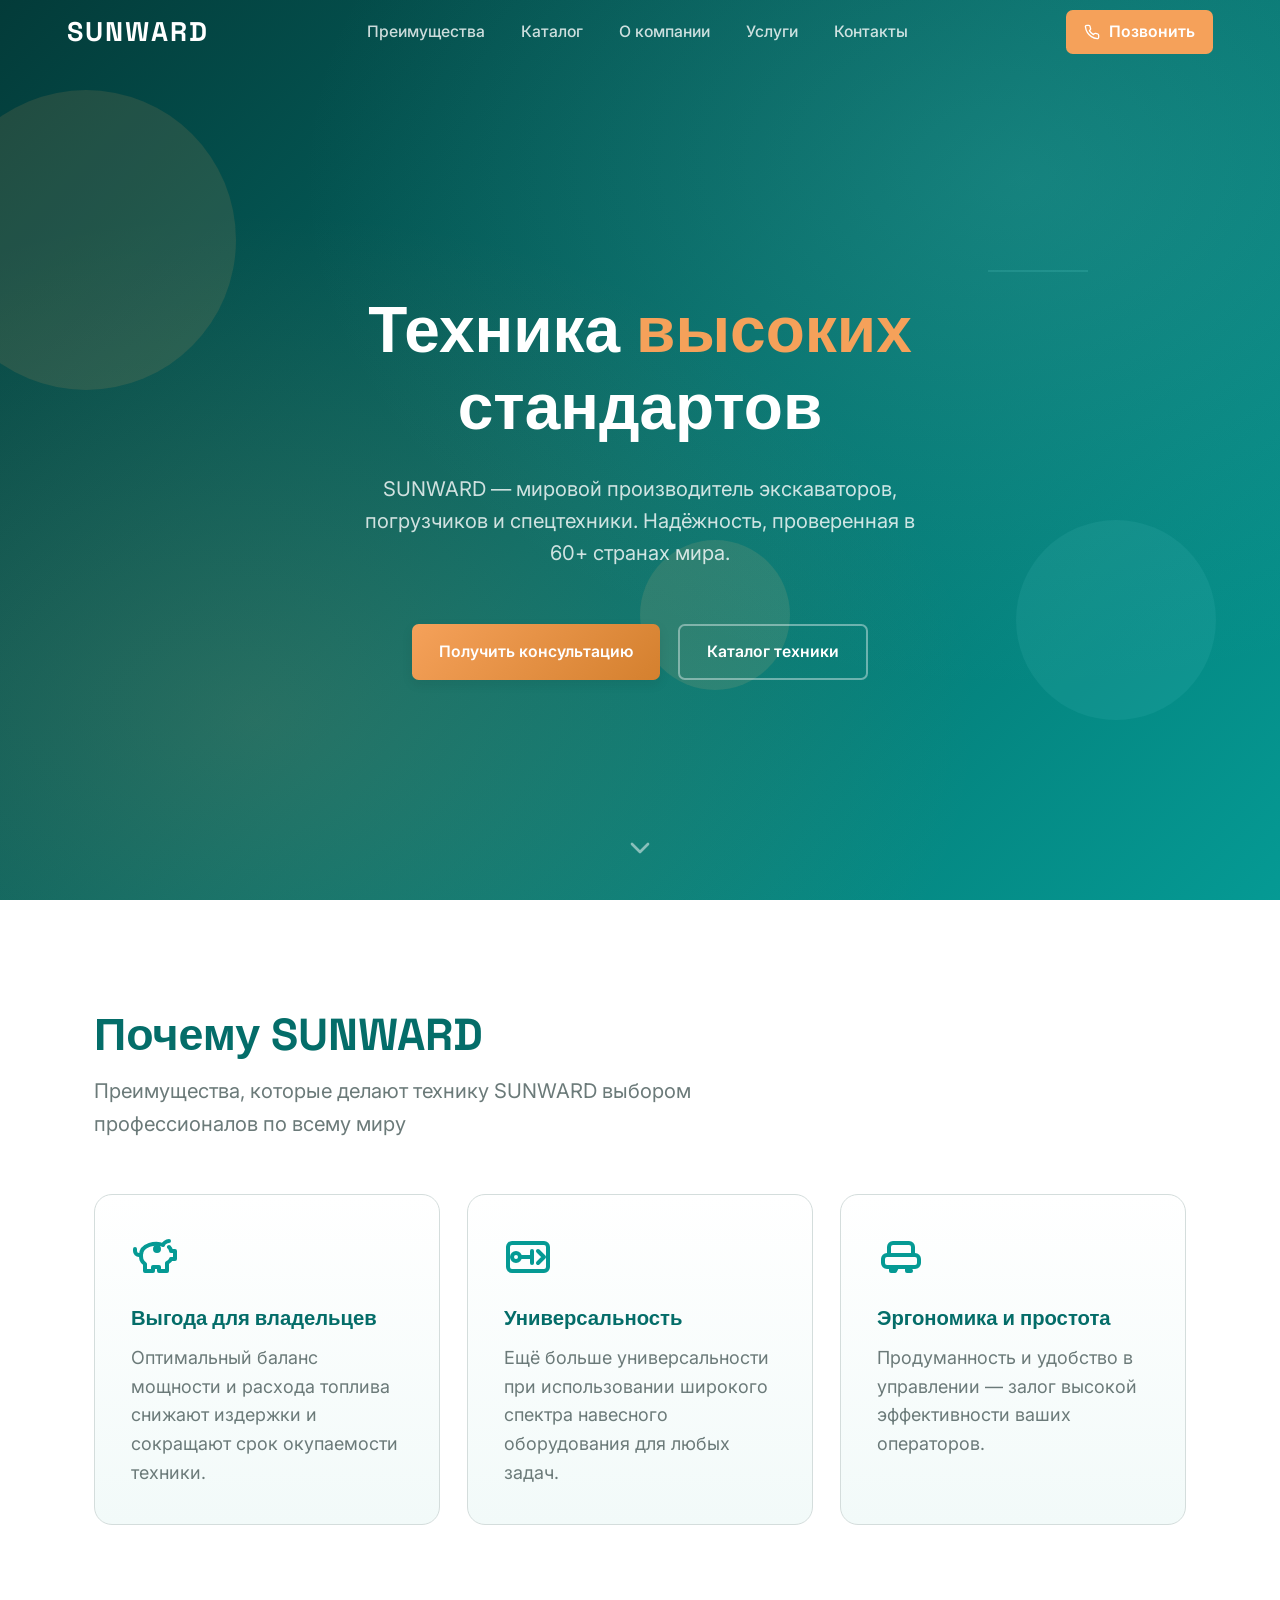
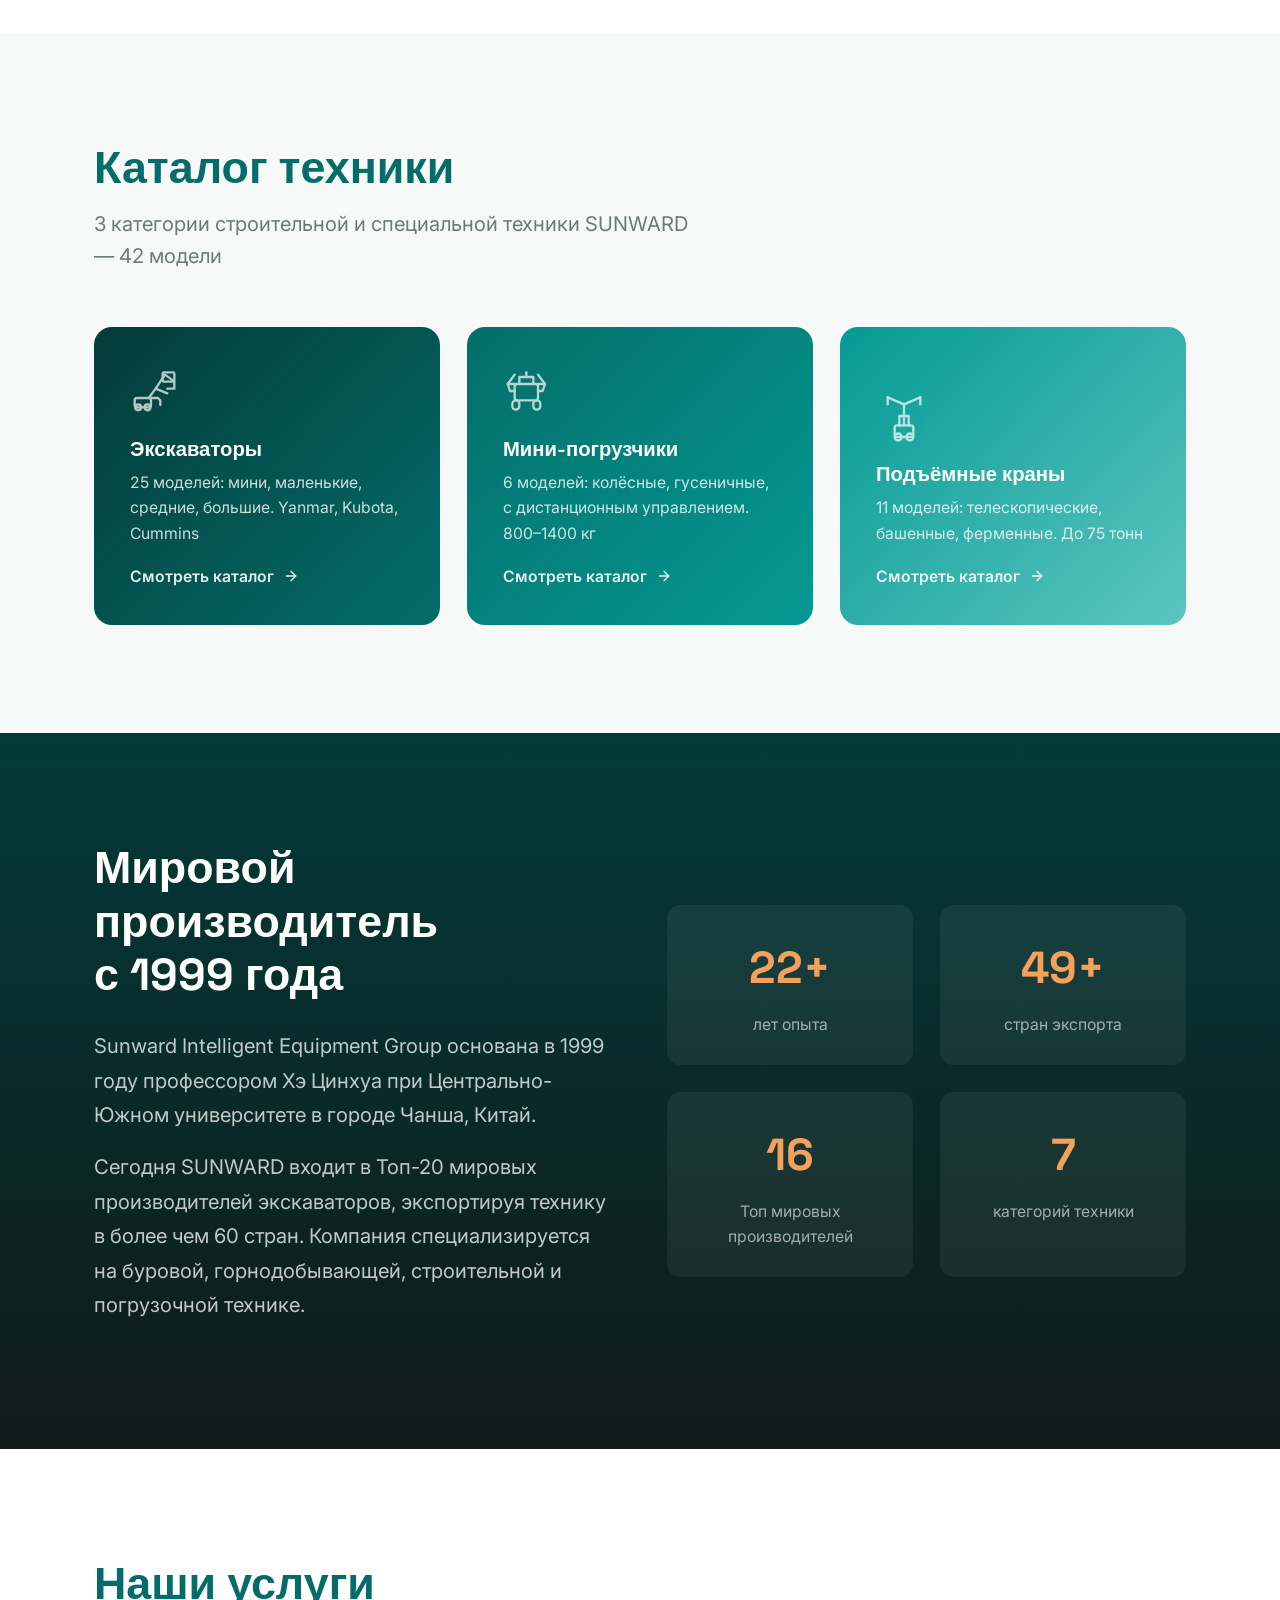
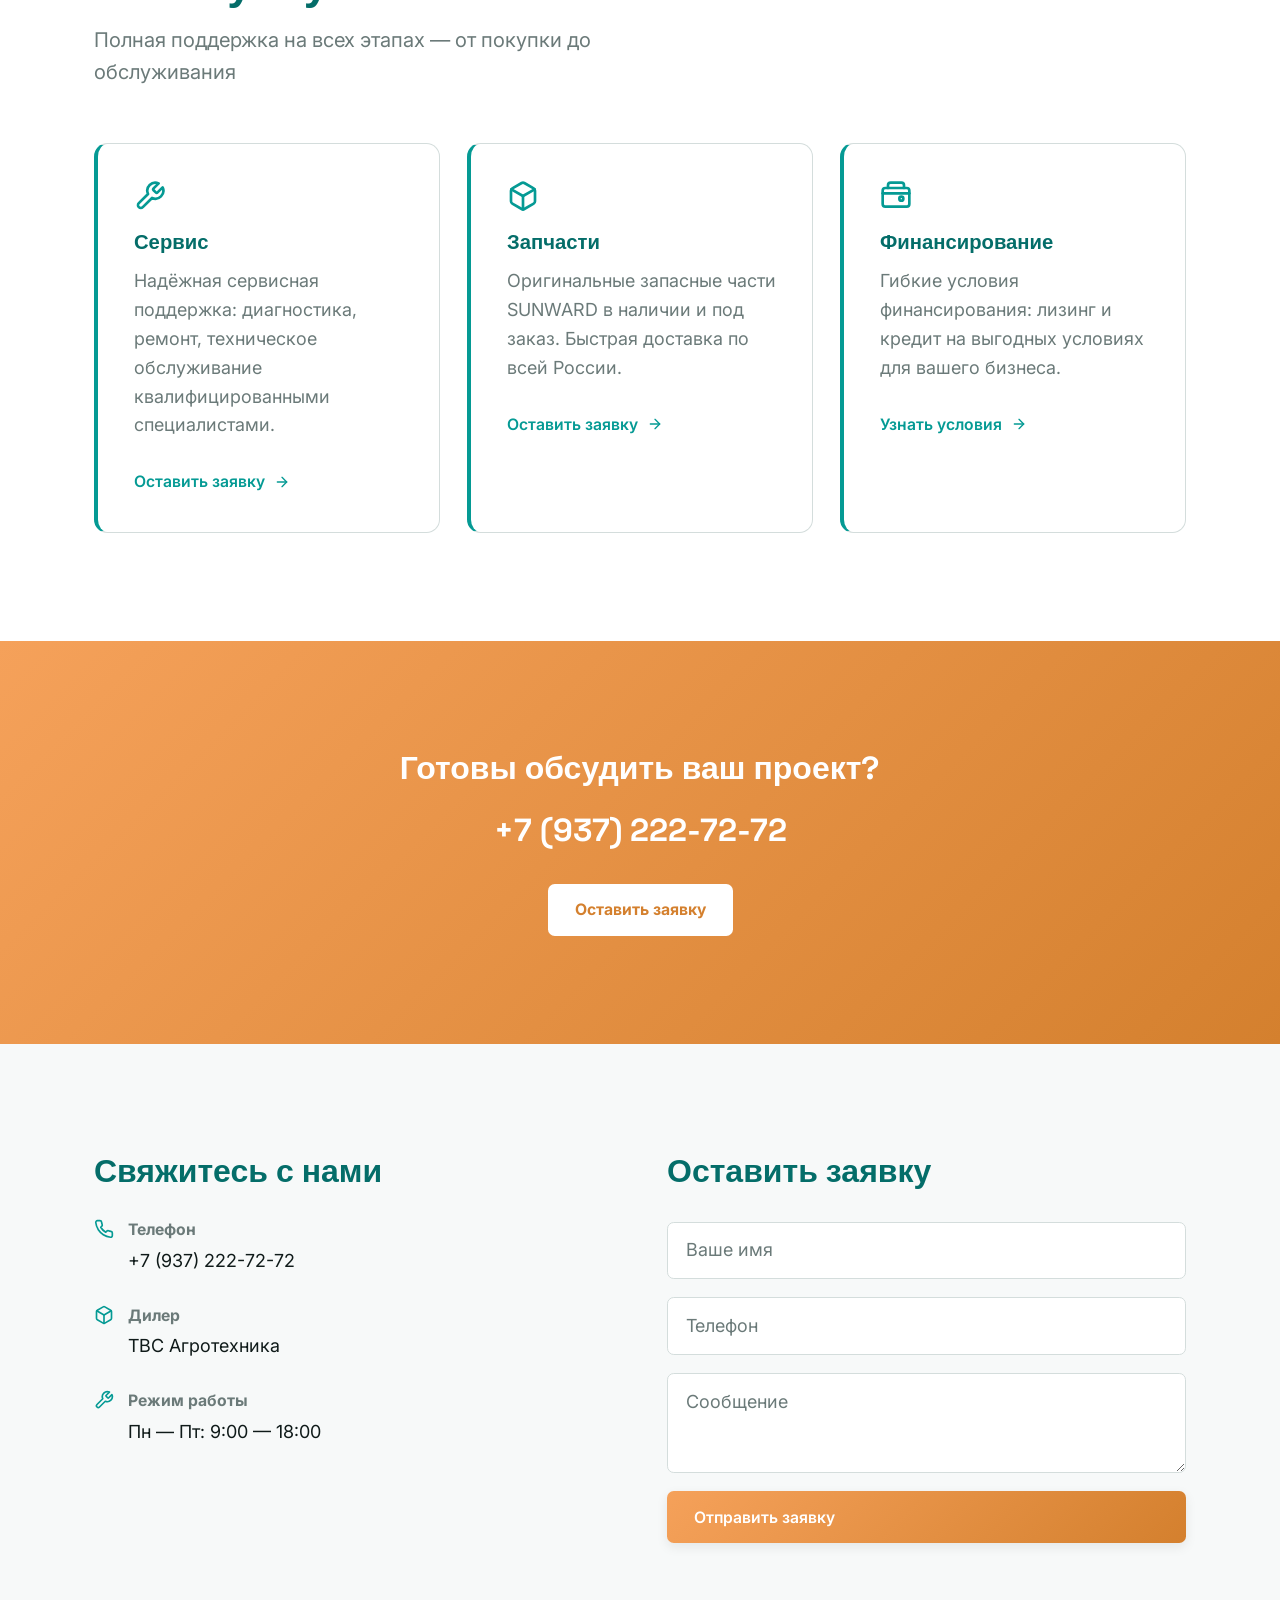
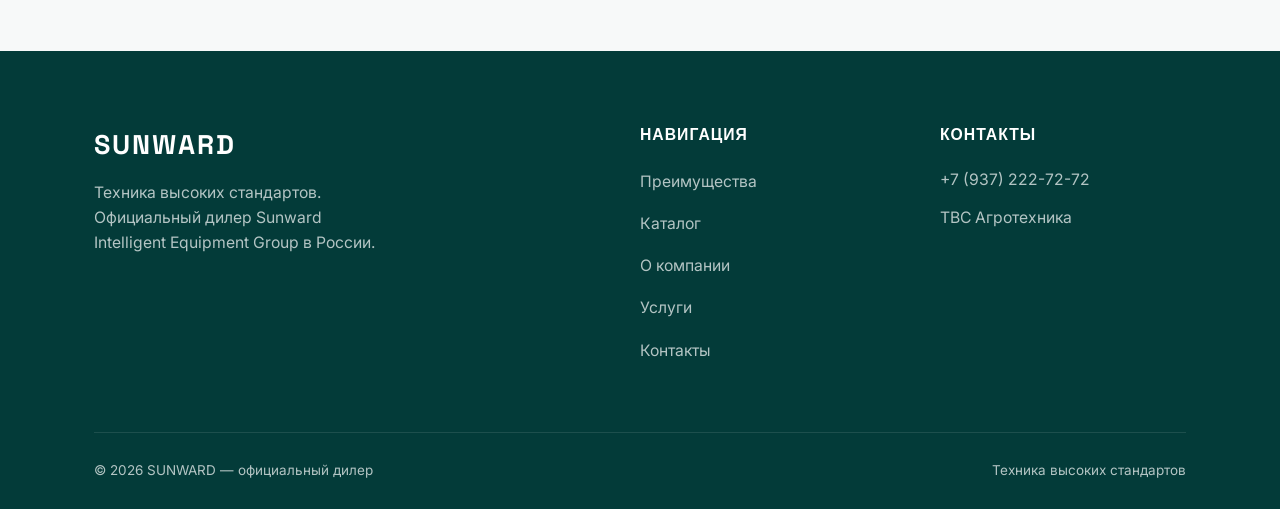
<file: index.html>
<!DOCTYPE html>
<html lang="ru">
<head>
  <meta charset="UTF-8">
  <meta name="viewport" content="width=device-width,initial-scale=1">
  <title>SUNWARD — Тяжёлая техника мирового уровня</title>
  <meta name="description" content="SUNWARD — официальный дилер. Экскаваторы, погрузчики, подъёмники и спецтехника. 27+ лет опыта, экспорт в 60+ стран.">
  <meta property="og:title" content="SUNWARD — Тяжёлая техника мирового уровня">
  <meta property="og:description" content="Официальный дилер Sunward. Экскаваторы, погрузчики, подъёмники и спецтехника. 27+ лет опыта, экспорт в 60+ стран.">
  <meta property="og:type" content="website">
  <meta property="og:locale" content="ru_RU">
  <link rel="icon" type="image/svg+xml" href="assets/favicon.svg">
  <link rel="preconnect" href="https://fonts.googleapis.com">
  <link rel="preconnect" href="https://fonts.gstatic.com" crossorigin>
  <link href="https://fonts.googleapis.com/css2?family=Inter:wght@400;500;600&family=Space+Grotesk:wght@600;700&display=swap" rel="stylesheet">
  <link rel="stylesheet" href="css/style.css">
</head>
<body>

  <!-- Header -->
  <header class="header">
    <div class="header__inner">
      <a href="#" class="header__logo">SUNWARD</a>
      <nav class="header__nav">
        <a href="#advantages">Преимущества</a>
        <a href="#catalog">Каталог</a>
        <a href="#about">О компании</a>
        <a href="#services">Услуги</a>
        <a href="#contacts">Контакты</a>
      </nav>
      <a href="tel:+79372227272" class="header__cta">
        <svg><use href="assets/icons.svg#phone"/></svg>
        Позвонить
      </a>
      <button class="header__menu-btn" aria-label="Меню" aria-expanded="false">
        <svg><use href="assets/icons.svg#menu"/></svg>
      </button>
    </div>
  </header>

  <main>

  <!-- Hero -->
  <section class="hero">
    <div class="hero__shapes">
      <div class="hero__shape hero__shape--1"></div>
      <div class="hero__shape hero__shape--2"></div>
      <div class="hero__shape hero__shape--3"></div>
      <div class="hero__shape hero__shape--4"></div>
    </div>
    <div class="hero__content">
      <h1 class="hero__title">Техника <span>высоких</span> стандартов</h1>
      <p class="hero__subtitle">SUNWARD — мировой производитель экскаваторов, погрузчиков и спецтехники. Надёжность, проверенная в 60+ странах мира.</p>
      <div class="hero__buttons">
        <a href="#contacts" class="btn btn--primary">Получить консультацию</a>
        <a href="#catalog" class="btn btn--ghost">Каталог техники</a>
      </div>
    </div>
    <a href="#advantages" class="hero__scroll" aria-label="Прокрутить вниз">
      <svg><use href="assets/icons.svg#chevron-down"/></svg>
    </a>
  </section>

  <!-- Advantages -->
  <section class="advantages section" id="advantages">
    <div class="container">
      <h2 class="section__title reveal">Почему SUNWARD</h2>
      <p class="section__subtitle reveal">Преимущества, которые делают технику SUNWARD выбором профессионалов по всему миру</p>
      <div class="advantages__grid reveal reveal-children">
        <div class="advantage-card">
          <svg class="advantage-card__icon"><use href="assets/icons.svg#piggy-bank"/></svg>
          <h3 class="advantage-card__title">Выгода для владельцев</h3>
          <p class="advantage-card__text">Оптимальный баланс мощности и расхода топлива снижают издержки и сокращают срок окупаемости техники.</p>
        </div>
        <div class="advantage-card">
          <svg class="advantage-card__icon"><use href="assets/icons.svg#swiss-army-knife"/></svg>
          <h3 class="advantage-card__title">Универсальность</h3>
          <p class="advantage-card__text">Ещё больше универсальности при использовании широкого спектра навесного оборудования для любых задач.</p>
        </div>
        <div class="advantage-card">
          <svg class="advantage-card__icon"><use href="assets/icons.svg#seat"/></svg>
          <h3 class="advantage-card__title">Эргономика и простота</h3>
          <p class="advantage-card__text">Продуманность и удобство в управлении — залог высокой эффективности ваших операторов.</p>
        </div>
      </div>
    </div>
  </section>

  <!-- Catalog -->
  <section class="catalog section" id="catalog">
    <div class="container">
      <h2 class="section__title reveal">Каталог техники</h2>
      <p class="section__subtitle reveal">3 категории строительной и специальной техники SUNWARD — 42 модели</p>
      <div class="catalog__grid reveal reveal-children">

        <a href="https://vkrasnovid.github.io/sunward-catalog/#/category/excavators" class="catalog-card catalog-card--1">
          <svg class="catalog-card__icon"><use href="assets/icons.svg#excavator"/></svg>
          <h3 class="catalog-card__name">Экскаваторы</h3>
          <p class="catalog-card__spec">25 моделей: мини, маленькие, средние, большие. Yanmar, Kubota, Cummins</p>
          <span class="catalog-card__link">Смотреть каталог <svg><use href="assets/icons.svg#arrow-right"/></svg></span>
        </a>

        <a href="https://vkrasnovid.github.io/sunward-catalog/#/category/loaders" class="catalog-card catalog-card--2">
          <svg class="catalog-card__icon"><use href="assets/icons.svg#skid-steer"/></svg>
          <h3 class="catalog-card__name">Мини-погрузчики</h3>
          <p class="catalog-card__spec">6 моделей: колёсные, гусеничные, с дистанционным управлением. 800–1400 кг</p>
          <span class="catalog-card__link">Смотреть каталог <svg><use href="assets/icons.svg#arrow-right"/></svg></span>
        </a>

        <a href="https://vkrasnovid.github.io/sunward-catalog/#/category/cranes" class="catalog-card catalog-card--3">
          <svg class="catalog-card__icon"><use href="assets/icons.svg#crane"/></svg>
          <h3 class="catalog-card__name">Подъёмные краны</h3>
          <p class="catalog-card__spec">11 моделей: телескопические, башенные, ферменные. До 75 тонн</p>
          <span class="catalog-card__link">Смотреть каталог <svg><use href="assets/icons.svg#arrow-right"/></svg></span>
        </a>

      </div>
    </div>
  </section>

  <!-- About / Stats -->
  <section class="about section" id="about">
    <div class="container">
      <div class="about__inner">
        <div class="about__text reveal">
          <h2>Мировой производитель с&nbsp;1999&nbsp;года</h2>
          <p>Sunward Intelligent Equipment Group основана в 1999 году профессором Хэ Цинхуа при Центрально-Южном университете в городе Чанша, Китай.</p>
          <p>Сегодня SUNWARD входит в Топ-20 мировых производителей экскаваторов, экспортируя технику в более чем 60 стран. Компания специализируется на буровой, горнодобывающей, строительной и погрузочной технике.</p>
        </div>
        <div class="stats__grid reveal">
          <div class="stat">
            <div class="stat__number" data-target="27" data-suffix="+">0</div>
            <div class="stat__label">лет опыта</div>
          </div>
          <div class="stat">
            <div class="stat__number" data-target="60" data-suffix="+">0</div>
            <div class="stat__label">стран экспорта</div>
          </div>
          <div class="stat">
            <div class="stat__number" data-target="20" data-suffix="">0</div>
            <div class="stat__label">Топ мировых производителей</div>
          </div>
          <div class="stat">
            <div class="stat__number" data-target="9" data-suffix="">0</div>
            <div class="stat__label">категорий техники</div>
          </div>
        </div>
      </div>
    </div>
  </section>

  <!-- Services -->
  <section class="services section" id="services">
    <div class="container">
      <h2 class="section__title reveal">Наши услуги</h2>
      <p class="section__subtitle reveal">Полная поддержка на всех этапах — от покупки до обслуживания</p>
      <div class="services__grid reveal reveal-children">
        <div class="service-card">
          <svg class="service-card__icon"><use href="assets/icons.svg#wrench"/></svg>
          <h3 class="service-card__title">Сервис</h3>
          <p class="service-card__text">Надёжная сервисная поддержка: диагностика, ремонт, техническое обслуживание квалифицированными специалистами.</p>
          <a href="#contacts" class="service-card__link">Оставить заявку <svg><use href="assets/icons.svg#arrow-right"/></svg></a>
        </div>
        <div class="service-card">
          <svg class="service-card__icon"><use href="assets/icons.svg#box"/></svg>
          <h3 class="service-card__title">Запчасти</h3>
          <p class="service-card__text">Оригинальные запасные части SUNWARD в наличии и под заказ. Быстрая доставка по всей России.</p>
          <a href="#contacts" class="service-card__link">Оставить заявку <svg><use href="assets/icons.svg#arrow-right"/></svg></a>
        </div>
        <div class="service-card">
          <svg class="service-card__icon"><use href="assets/icons.svg#wallet"/></svg>
          <h3 class="service-card__title">Финансирование</h3>
          <p class="service-card__text">Гибкие условия финансирования: лизинг и кредит на выгодных условиях для вашего бизнеса.</p>
          <a href="#contacts" class="service-card__link">Узнать условия <svg><use href="assets/icons.svg#arrow-right"/></svg></a>
        </div>
      </div>
    </div>
  </section>

  <!-- CTA Banner -->
  <section class="cta-banner section">
    <div class="container">
      <h2>Готовы обсудить ваш проект?</h2>
      <a href="tel:+79372227272" class="cta-banner__phone">+7 (937) 222-72-72</a>
      <a href="#contacts" class="btn">Оставить заявку</a>
    </div>
  </section>

  <!-- Contacts -->
  <section class="contacts section" id="contacts">
    <div class="container">
      <div class="contacts__inner">
        <div class="contacts__info reveal">
          <h3>Свяжитесь с нами</h3>
          <div class="contacts__item">
            <svg><use href="assets/icons.svg#phone"/></svg>
            <div>
              <strong>Телефон</strong>
              <a href="tel:+79372227272">+7 (937) 222-72-72</a>
            </div>
          </div>
          <div class="contacts__item">
            <svg><use href="assets/icons.svg#box"/></svg>
            <div>
              <strong>Дилер</strong>
              <span>ТВС Агротехника</span>
            </div>
          </div>
          <div class="contacts__item">
            <svg><use href="assets/icons.svg#wrench"/></svg>
            <div>
              <strong>Режим работы</strong>
              <span>Пн — Пт: 9:00 — 18:00</span>
            </div>
          </div>
        </div>
        <form class="contact__form reveal" action="#">
          <h3>Оставить заявку</h3>
          <label for="form-name" class="sr-only">Ваше имя</label>
          <input type="text" id="form-name" class="form__field" placeholder="Ваше имя" required>
          <label for="form-phone" class="sr-only">Телефон</label>
          <input type="tel" id="form-phone" class="form__field" placeholder="Телефон" required>
          <label for="form-message" class="sr-only">Сообщение</label>
          <textarea id="form-message" class="form__field" placeholder="Сообщение"></textarea>
          <button type="submit" class="btn btn--primary">Отправить заявку</button>
        </form>
      </div>
    </div>
  </section>

  </main>

  <!-- Footer -->
  <footer class="footer">
    <div class="container">
      <div class="footer__grid">
        <div class="footer__brand">
          <div class="footer__brand-name">SUNWARD</div>
          <p>Техника высоких стандартов. Официальный дилер Sunward Intelligent Equipment Group в России.</p>
        </div>
        <div>
          <div class="footer__heading">Навигация</div>
          <ul class="footer__links">
            <li><a href="#advantages">Преимущества</a></li>
            <li><a href="#catalog">Каталог</a></li>
            <li><a href="#about">О компании</a></li>
            <li><a href="#services">Услуги</a></li>
            <li><a href="#contacts">Контакты</a></li>
          </ul>
        </div>
        <div>
          <div class="footer__heading">Контакты</div>
          <div class="footer__contacts">
            <p><a href="tel:+79372227272">+7 (937) 222-72-72</a></p>
            <p>ТВС Агротехника</p>
          </div>
        </div>
      </div>
      <div class="footer__bottom">
        <span>&copy; 2026 SUNWARD — официальный дилер</span>
        <span>Техника высоких стандартов</span>
      </div>
    </div>
  </footer>

  <!-- Toast notification -->
  <div class="toast">
    <svg><use href="assets/icons.svg#check"/></svg>
    Заявка отправлена! Мы свяжемся с вами.
  </div>

  <script src="js/main.js"></script>
</body>
</html>
</file>
<file: css/style.css>
/* ===== RESET & BASE ===== */
*,*::before,*::after{box-sizing:border-box;margin:0;padding:0}

:root{
  /* Colors */
  --color-primary-900:#033B39;
  --color-primary-700:#046D69;
  --color-primary-500:#059A94;
  --color-primary-300:#5CC5C0;
  --color-primary-100:#E6F5F4;
  --color-primary-50:#F2FAF9;
  --color-accent-600:#D4802E;
  --color-accent-500:#F5A15A;
  --color-accent-400:#F7B97E;
  --color-accent-100:#FEF3E8;
  --color-neutral-950:#0F1A19;
  --color-neutral-800:#2A3736;
  --color-neutral-500:#6B7A79;
  --color-neutral-200:#D4DDDC;
  --color-neutral-50:#F7F9F9;
  --color-white:#FFFFFF;

  /* Gradients */
  --gradient-hero:linear-gradient(135deg,#033B39 0%,#046D69 50%,#059A94 100%);
  --gradient-hero-mesh:radial-gradient(ellipse at 20% 80%,rgba(245,161,90,.15) 0%,transparent 50%),radial-gradient(ellipse at 80% 20%,rgba(92,197,192,.2) 0%,transparent 50%);
  --gradient-card:linear-gradient(180deg,#FFFFFF 0%,#F2FAF9 100%);
  --gradient-cta:linear-gradient(135deg,#F5A15A 0%,#D4802E 100%);
  --gradient-dark:linear-gradient(180deg,#033B39 0%,#0F1A19 100%);

  /* Typography */
  --text-display:clamp(2.5rem,5vw,4rem);
  --text-h1:clamp(2rem,3.5vw,3rem);
  --text-h2:clamp(1.5rem,2.5vw,2rem);
  --text-h3:clamp(1.125rem,1.5vw,1.375rem);
  --text-body:1rem;
  --text-body-lg:1.125rem;
  --text-small:0.875rem;
  --text-xs:0.75rem;

  /* Spacing */
  --space-1:.25rem;--space-2:.5rem;--space-3:.75rem;--space-4:1rem;
  --space-5:1.5rem;--space-6:2rem;--space-7:3rem;--space-8:4rem;
  --space-9:6rem;--space-10:8rem;

  /* Radius & Shadows */
  --radius-sm:.375rem;--radius-md:.75rem;--radius-lg:1rem;--radius-full:9999px;
  --shadow-sm:0 1px 2px rgba(15,26,25,.05);
  --shadow-md:0 4px 12px rgba(15,26,25,.08);
  --shadow-lg:0 12px 32px rgba(15,26,25,.12);
  --shadow-xl:0 24px 48px rgba(15,26,25,.16);

  font-size:16px;
}

@media(min-width:1024px){:root{font-size:18px}}

body{
  font-family:'Inter',sans-serif;
  color:var(--color-neutral-950);
  background:var(--color-neutral-50);
  line-height:1.6;
  -webkit-font-smoothing:antialiased;
  overflow-x:hidden;
}

body.no-scroll{overflow:hidden}

h1,h2,h3,h4{font-family:'Space Grotesk',sans-serif;line-height:1.2}
a{color:inherit;text-decoration:none}
img,svg{display:block}
ul{list-style:none}
button{cursor:pointer;font:inherit;border:none;background:none}
input,textarea{font:inherit;border:none;outline:none}

/* ===== UTILITIES ===== */
.container{max-width:1200px;margin:0 auto;padding:0 var(--space-5)}
.section{padding:var(--space-7) 0}
@media(min-width:1024px){.section{padding:var(--space-9) 0}}
@media(min-width:1280px){.container{padding:0 var(--space-7)}}
.section__title{font-size:var(--text-h1);font-weight:700;margin-bottom:var(--space-3);color:var(--color-primary-700)}
.section__subtitle{font-size:var(--text-body-lg);color:var(--color-neutral-500);max-width:600px;margin-bottom:var(--space-7)}

.sr-only{position:absolute;width:1px;height:1px;padding:0;margin:-1px;overflow:hidden;clip:rect(0,0,0,0);white-space:nowrap;border:0}

/* ===== REVEAL ANIMATION ===== */
.reveal{opacity:0;transform:translateY(24px);transition:opacity .6s ease-out,transform .6s ease-out}
.reveal.revealed{opacity:1;transform:translateY(0)}
.reveal-children>*:nth-child(1){transition-delay:0s}
.reveal-children>*:nth-child(2){transition-delay:.1s}
.reveal-children>*:nth-child(3){transition-delay:.2s}
.reveal-children>*:nth-child(4){transition-delay:.3s}
.reveal-children>*:nth-child(5){transition-delay:.4s}
.reveal-children>*:nth-child(6){transition-delay:.5s}
.reveal-children>*:nth-child(7){transition-delay:.6s}
.reveal-children>*:nth-child(8){transition-delay:.7s}
.reveal-children>*:nth-child(9){transition-delay:.8s}

@media(prefers-reduced-motion:reduce){
  *,*::before,*::after{animation-duration:.01ms!important;transition-duration:.01ms!important}
}

/* ===== BUTTONS ===== */
.btn{
  display:inline-flex;align-items:center;gap:var(--space-2);
  padding:.75rem 1.5rem;border-radius:var(--radius-sm);
  font-weight:600;font-size:var(--text-small);
  transition:background-color .2s ease,transform .2s ease,box-shadow .2s ease;
}
.btn:hover{transform:translateY(-1px)}
.btn:active{transform:translateY(0)}
.btn--primary{background:var(--gradient-cta);color:var(--color-white);box-shadow:var(--shadow-md)}
.btn--primary:hover{box-shadow:var(--shadow-lg);filter:brightness(1.05)}
.btn--ghost{border:2px solid rgba(255,255,255,.4);color:var(--color-white)}
.btn--ghost:hover{background:rgba(255,255,255,.1);border-color:rgba(255,255,255,.7)}
.btn--teal{background:var(--color-primary-500);color:var(--color-white)}
.btn--teal:hover{background:var(--color-primary-700)}

/* ===== HEADER ===== */
.header{
  position:fixed;top:0;left:0;right:0;z-index:100;
  transition:background-color .3s ease,backdrop-filter .3s ease;
}
.header.scrolled{
  background:rgba(247,249,249,.92);
  backdrop-filter:blur(12px);-webkit-backdrop-filter:blur(12px);
  box-shadow:var(--shadow-sm);
}
.header__inner{
  display:flex;align-items:center;justify-content:space-between;
  height:64px;max-width:1200px;margin:0 auto;padding:0 var(--space-5);
}
.header__logo{
  font-family:'Space Grotesk',sans-serif;font-size:1.5rem;font-weight:700;
  color:var(--color-white);letter-spacing:2px;
}
.header.scrolled .header__logo{color:var(--color-primary-700)}

.header__nav{display:flex;align-items:center;gap:var(--space-6)}
.header__nav a{
  font-size:var(--text-small);font-weight:500;
  color:rgba(255,255,255,.8);
  transition:color .15s ease;
}
.header__nav a:hover{color:var(--color-white)}
.header.scrolled .header__nav a{color:var(--color-neutral-800)}
.header.scrolled .header__nav a:hover{color:var(--color-primary-500)}

.header__cta{
  display:inline-flex;align-items:center;gap:var(--space-2);
  padding:.5rem 1rem;border-radius:var(--radius-sm);
  background:var(--color-accent-500);color:var(--color-white);
  font-size:var(--text-small);font-weight:600;
  transition:background-color .2s ease;
}
.header__cta svg{width:16px;height:16px}
.header__cta:hover{background:var(--color-accent-600)}

.header__menu-btn{display:none;color:var(--color-white);padding:var(--space-2)}
.header.scrolled .header__menu-btn{color:var(--color-neutral-800)}
.header__menu-btn svg{width:24px;height:24px}

@media(max-width:1023px){
  .header__nav{
    position:fixed;top:0;right:0;bottom:0;width:280px;
    flex-direction:column;align-items:flex-start;gap:0;
    padding:80px var(--space-6) var(--space-6);
    background:var(--color-white);box-shadow:var(--shadow-xl);
    transform:translateX(100%);opacity:0;
    transition:transform .35s cubic-bezier(.4,0,.2,1),opacity .35s cubic-bezier(.4,0,.2,1);
  }
  .header__nav.open{transform:translateX(0);opacity:1}
  .header__nav a{
    color:var(--color-neutral-800);font-size:var(--text-body);
    padding:var(--space-3) 0;width:100%;border-bottom:1px solid var(--color-neutral-200);
  }
  .header__nav a:hover{color:var(--color-primary-500)}
  .header__menu-btn{display:block}
}

/* ===== HERO ===== */
.hero{
  position:relative;min-height:100svh;display:flex;align-items:center;justify-content:center;
  background:var(--gradient-hero);overflow:hidden;
}
.hero::before{
  content:'';position:absolute;inset:0;
  background:var(--gradient-hero-mesh);
  animation:meshShift 20s ease-in-out infinite alternate;
}
.hero__shapes{position:absolute;inset:0;pointer-events:none;overflow:hidden}
.hero__shape{position:absolute;border-radius:50%;opacity:.12}
.hero__shape--1{
  width:300px;height:300px;top:10%;left:-5%;
  background:var(--color-accent-500);
  animation:float 8s ease-in-out infinite;
}
.hero__shape--2{
  width:200px;height:200px;bottom:20%;right:5%;
  background:var(--color-primary-300);
  animation:float 6s ease-in-out infinite reverse;
}
.hero__shape--3{
  width:150px;height:150px;top:60%;left:50%;
  background:var(--color-accent-400);
  animation:float 10s ease-in-out infinite;
}
.hero__shape--4{
  width:100px;height:2px;top:30%;right:15%;
  border-radius:0;background:var(--color-primary-300);opacity:.2;
  animation:float 7s ease-in-out infinite reverse;
}

@keyframes float{0%,100%{transform:translateY(0)}50%{transform:translateY(-30px)}}
@keyframes meshShift{0%{opacity:.8}100%{opacity:1;filter:hue-rotate(10deg)}}

.hero__content{
  position:relative;z-index:1;text-align:center;
  padding:var(--space-10) var(--space-5) var(--space-8);
  max-width:800px;
}
.hero__title{
  font-size:var(--text-display);font-weight:700;color:var(--color-white);
  margin-bottom:var(--space-5);
}
.hero__title span{color:var(--color-accent-500)}
.hero__subtitle{
  font-size:var(--text-body-lg);color:rgba(255,255,255,.8);
  margin-bottom:var(--space-7);max-width:560px;margin-left:auto;margin-right:auto;
}
.hero__buttons{display:flex;gap:var(--space-4);justify-content:center;flex-wrap:wrap}

.hero__scroll{
  position:absolute;bottom:var(--space-6);left:50%;transform:translateX(-50%);
  color:rgba(255,255,255,.5);animation:bounce 2s infinite;
}
.hero__scroll svg{width:32px;height:32px}
@keyframes bounce{0%,100%{transform:translateX(-50%) translateY(0)}50%{transform:translateX(-50%) translateY(8px)}}

/* ===== ADVANTAGES ===== */
.advantages{background:var(--color-white)}
.advantages__grid{display:grid;gap:var(--space-5)}
@media(min-width:640px){.advantages__grid{grid-template-columns:repeat(2,1fr)}}
@media(min-width:1024px){.advantages__grid{grid-template-columns:repeat(3,1fr)}}

.advantage-card{
  background:var(--gradient-card);border-radius:var(--radius-lg);
  padding:var(--space-6);
  transition:box-shadow .3s ease-out,transform .3s ease-out;
  border:1px solid var(--color-neutral-200);
}
.advantage-card:hover{box-shadow:var(--shadow-md);transform:translateY(-2px)}
.advantage-card__icon{
  width:48px;height:48px;margin-bottom:var(--space-5);
  color:var(--color-primary-500);
}
.advantage-card__title{font-size:var(--text-h3);font-weight:600;margin-bottom:var(--space-3);color:var(--color-primary-700)}
.advantage-card__text{font-size:var(--text-body);color:var(--color-neutral-500);line-height:1.6}

/* ===== CATALOG ===== */
.catalog{background:var(--color-neutral-50)}
.catalog__grid{display:grid;gap:var(--space-5)}
@media(min-width:640px){.catalog__grid{grid-template-columns:repeat(2,1fr)}}
@media(min-width:1024px){.catalog__grid{grid-template-columns:repeat(3,1fr)}}

.catalog-card{
  position:relative;border-radius:var(--radius-lg);padding:var(--space-6);
  color:var(--color-white);overflow:hidden;min-height:200px;
  display:flex;flex-direction:column;justify-content:flex-end;
  transition:transform .3s ease-out,box-shadow .3s ease-out;
}
.catalog-card:hover{transform:scale(1.02);box-shadow:var(--shadow-lg)}
.catalog-card__icon{width:56px;height:56px;margin-bottom:var(--space-4);opacity:.7}
.catalog-card__name{font-family:'Space Grotesk',sans-serif;font-size:var(--text-h3);font-weight:600;margin-bottom:var(--space-2)}
.catalog-card__spec{font-size:var(--text-small);opacity:.8;margin-bottom:var(--space-4)}
.catalog-card__link{
  display:inline-flex;align-items:center;gap:var(--space-2);
  font-size:var(--text-small);font-weight:600;
  color:var(--color-white);opacity:.9;
  transition:opacity .2s ease;
}
.catalog-card__link:hover{opacity:1}
.catalog-card__link svg{width:16px;height:16px}

/* Unique card gradients */
.catalog-card--1{background:linear-gradient(135deg,#033B39,#046D69)}
.catalog-card--2{background:linear-gradient(135deg,#046D69,#059A94)}
.catalog-card--3{background:linear-gradient(135deg,#059A94,#5CC5C0)}
.catalog-card--4{background:linear-gradient(135deg,#033B39,#059A94)}
.catalog-card--5{background:linear-gradient(135deg,#046D69,#5CC5C0)}
.catalog-card--6{background:linear-gradient(135deg,#0F1A19,#033B39)}
.catalog-card--7{background:linear-gradient(135deg,#2A3736,#046D69)}
.catalog-card--8{background:linear-gradient(135deg,#033B39,#5CC5C0)}
.catalog-card--9{background:linear-gradient(135deg,#046D69,#033B39)}

/* ===== ABOUT / STATS ===== */
.about{background:var(--gradient-dark);color:var(--color-white)}
.about__inner{display:grid;gap:var(--space-7);align-items:center}
@media(min-width:1024px){.about__inner{grid-template-columns:1fr 1fr}}

.about__text h2{font-size:var(--text-h1);margin-bottom:var(--space-5);color:var(--color-white)}
.about__text p{color:rgba(255,255,255,.75);font-size:var(--text-body-lg);line-height:1.7;margin-bottom:var(--space-4)}

.stats__grid{display:grid;grid-template-columns:1fr 1fr;gap:var(--space-5)}
.stat{text-align:center;padding:var(--space-5);background:rgba(255,255,255,.06);border-radius:var(--radius-md)}
.stat__number{font-family:'Space Grotesk',sans-serif;font-size:var(--text-h1);font-weight:700;color:var(--color-accent-500)}
.stat__label{font-size:var(--text-small);color:rgba(255,255,255,.6);margin-top:var(--space-2)}

/* ===== SERVICES ===== */
.services{background:var(--color-white)}
.services__grid{display:grid;gap:var(--space-5)}
@media(min-width:640px){.services__grid{grid-template-columns:repeat(2,1fr)}}
@media(min-width:1024px){.services__grid{grid-template-columns:repeat(3,1fr)}}

.service-card{
  background:var(--color-white);border-radius:var(--radius-md);
  padding:var(--space-6);border:1px solid var(--color-neutral-200);
  border-left:4px solid var(--color-primary-500);
  transition:box-shadow .3s ease-out,transform .3s ease-out;
}
.service-card:hover{box-shadow:var(--shadow-md);transform:translateY(-2px)}
.service-card__icon{width:32px;height:32px;color:var(--color-primary-500);margin-bottom:var(--space-4)}
.service-card__title{font-size:var(--text-h3);font-weight:600;margin-bottom:var(--space-3);color:var(--color-primary-700)}
.service-card__text{font-size:var(--text-body);color:var(--color-neutral-500);margin-bottom:var(--space-5);line-height:1.6}
.service-card__link{
  display:inline-flex;align-items:center;gap:var(--space-2);
  font-size:var(--text-small);font-weight:600;color:var(--color-primary-500);
}
.service-card__link svg{width:16px;height:16px}
.service-card__link:hover{color:var(--color-primary-700)}

/* ===== CTA BANNER ===== */
.cta-banner{background:var(--gradient-cta);color:var(--color-white);text-align:center}
.cta-banner h2{font-size:var(--text-h2);margin-bottom:var(--space-4)}
.cta-banner__phone{
  font-family:'Space Grotesk',sans-serif;font-size:var(--text-h2);font-weight:700;
  display:block;margin-bottom:var(--space-5);
  transition:opacity .2s ease;
}
.cta-banner__phone:hover{opacity:.85}
.cta-banner .btn{background:var(--color-white);color:var(--color-accent-600);font-weight:700}
.cta-banner .btn:hover{box-shadow:var(--shadow-lg)}

/* ===== CONTACTS ===== */
.contacts{background:var(--color-neutral-50)}
.contacts__inner{display:grid;gap:var(--space-7)}
@media(min-width:1024px){.contacts__inner{grid-template-columns:1fr 1fr}}

.contacts__info h3{font-size:var(--text-h2);margin-bottom:var(--space-5);color:var(--color-primary-700)}
.contacts__item{display:flex;align-items:flex-start;gap:var(--space-3);margin-bottom:var(--space-5)}
.contacts__item svg{width:20px;height:20px;color:var(--color-primary-500);flex-shrink:0;margin-top:2px}
.contacts__item strong{display:block;font-size:var(--text-small);color:var(--color-neutral-500);margin-bottom:var(--space-1)}
.contacts__item span,.contacts__item a{font-size:var(--text-body);color:var(--color-neutral-950)}
.contacts__item a:hover{color:var(--color-primary-500)}

.contact__form{display:flex;flex-direction:column;gap:var(--space-4)}
.contact__form h3{font-size:var(--text-h2);margin-bottom:var(--space-3);color:var(--color-primary-700)}
.form__field{
  padding:.75rem 1rem;border-radius:var(--radius-sm);
  border:1px solid var(--color-neutral-200);
  background:var(--color-white);
  font-size:var(--text-body);
  transition:border-color .2s ease;
}
.form__field:focus{border-color:var(--color-primary-500);box-shadow:0 0 0 3px rgba(5,154,148,.1)}
.form__field::placeholder{color:var(--color-neutral-500)}
textarea.form__field{resize:vertical;min-height:100px}

/* ===== FOOTER ===== */
.footer{background:var(--color-primary-900);color:rgba(255,255,255,.7);padding:var(--space-8) 0 var(--space-5)}
.footer__grid{display:grid;gap:var(--space-7);margin-bottom:var(--space-7)}
@media(min-width:640px){.footer__grid{grid-template-columns:repeat(2,1fr)}}
@media(min-width:1024px){.footer__grid{grid-template-columns:2fr 1fr 1fr}}

.footer__brand-name{
  font-family:'Space Grotesk',sans-serif;font-size:1.5rem;font-weight:700;
  color:var(--color-white);letter-spacing:2px;margin-bottom:var(--space-3);
}
.footer__brand p{max-width:300px;font-size:var(--text-small);line-height:1.6}
.footer__heading{font-family:'Space Grotesk',sans-serif;font-size:var(--text-small);font-weight:600;color:var(--color-white);margin-bottom:var(--space-4);text-transform:uppercase;letter-spacing:1px}
.footer__links li{margin-bottom:var(--space-3)}
.footer__links a{font-size:var(--text-small);transition:color .15s ease}
.footer__links a:hover{color:var(--color-primary-300)}
.footer__contacts p{font-size:var(--text-small);margin-bottom:var(--space-3)}
.footer__contacts a:hover{color:var(--color-primary-300)}

.footer__bottom{
  border-top:1px solid rgba(255,255,255,.1);
  padding-top:var(--space-5);
  display:flex;flex-wrap:wrap;justify-content:space-between;gap:var(--space-4);
  font-size:var(--text-xs);
}

/* ===== TOAST ===== */
.toast{
  position:fixed;bottom:var(--space-5);right:var(--space-5);z-index:200;
  padding:var(--space-4) var(--space-5);
  background:var(--color-primary-700);color:var(--color-white);
  border-radius:var(--radius-md);box-shadow:var(--shadow-lg);
  display:flex;align-items:center;gap:var(--space-3);
  font-size:var(--text-small);font-weight:500;
  transform:translateY(120%);opacity:0;
  transition:transform .35s cubic-bezier(.4,0,.2,1),opacity .35s cubic-bezier(.4,0,.2,1);
}
.toast.show{transform:translateY(0);opacity:1}
.toast svg{width:20px;height:20px;color:var(--color-accent-400)}
</file>
